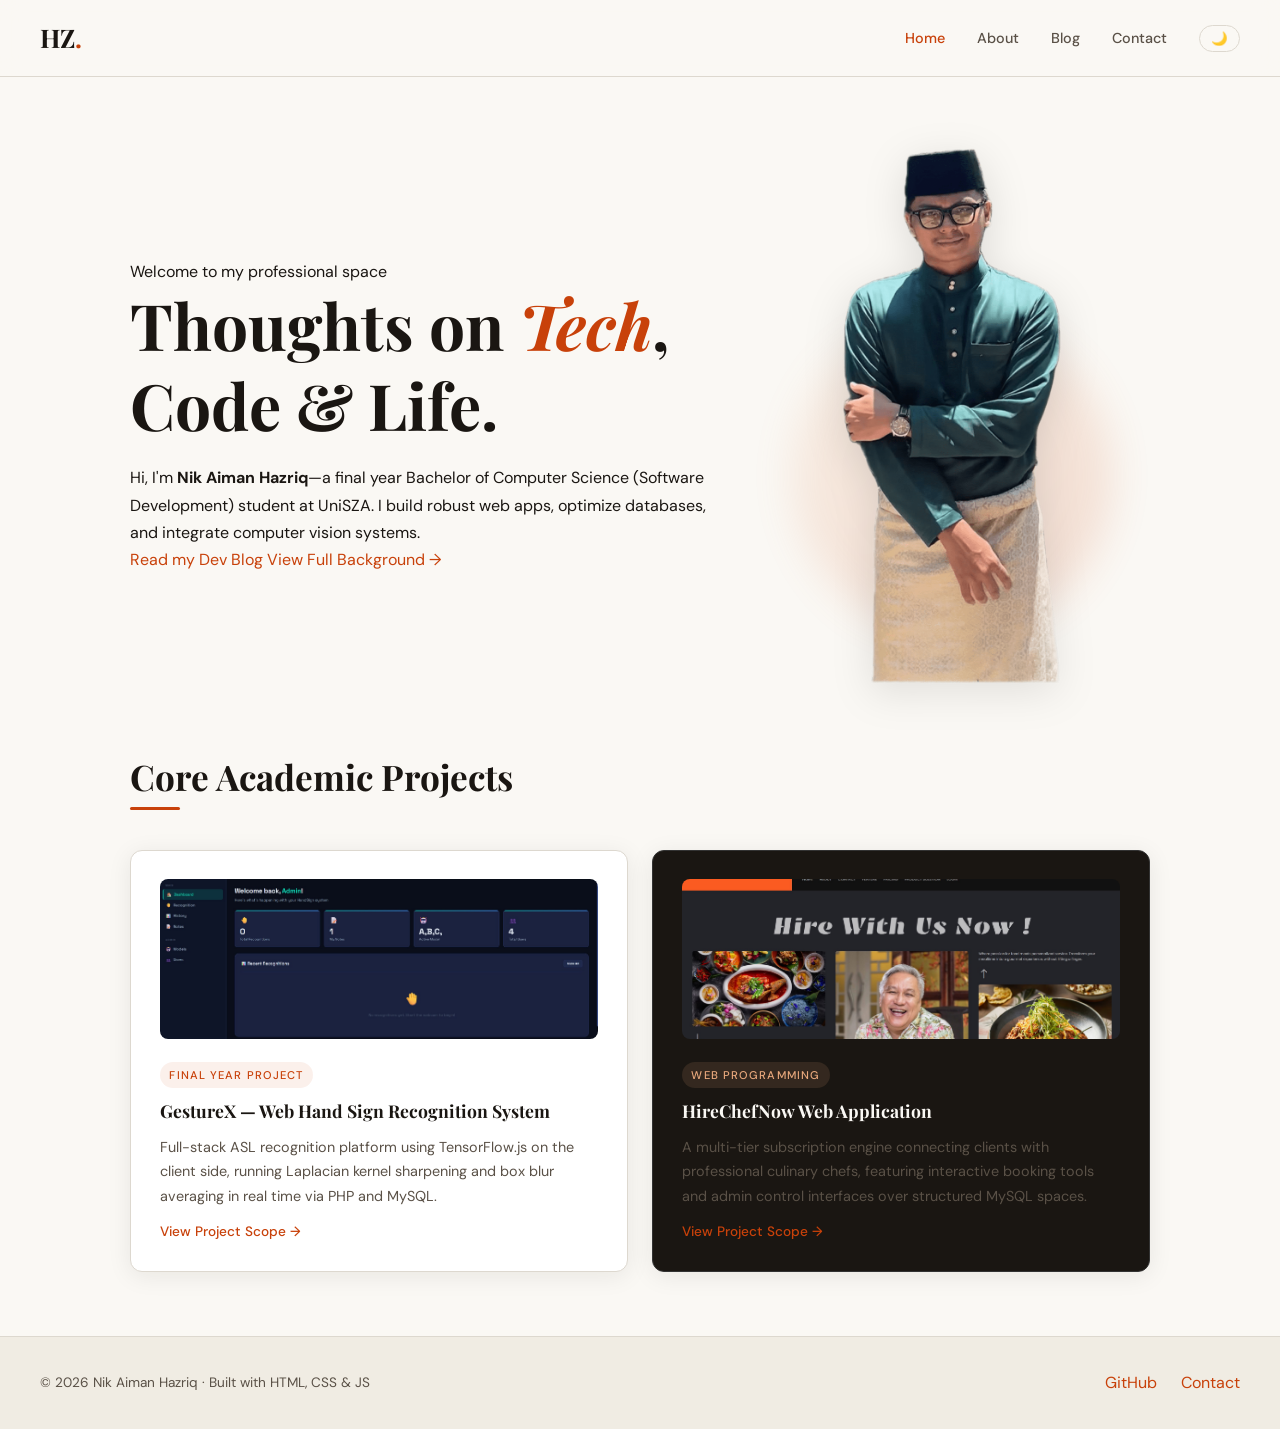
<file: index.html>
<!DOCTYPE html>

<html lang="en">

<head>

  <meta charset="UTF-8" />

  <meta name="viewport" content="width=device-width, initial-scale=1.0"/>

  <title>Nik Aiman Hazriq | Portfolio Home</title>

  <link rel="stylesheet" href="css/style.css" />

  <link href="https://fonts.googleapis.com/css2?family=Playfair+Display:ital,wght@0,400;0,700;1,400&family=DM+Sans:wght@300;400;500&display=swap" rel="stylesheet"/>

</head>

<body>



  <nav class="navbar">

    <a href="index.html" class="logo">HZ<span>.</span></a>

    <button class="hamburger" id="hamburger" aria-label="Toggle menu">&#9776;</button>

    <ul class="nav-links" id="navLinks">

      <li><a href="index.html" class="active">Home</a></li>

      <li><a href="about.html">About</a></li>

      <li><a href="blog.html">Blog</a></li>

      <li><a href="contact.html">Contact</a></li>

      <li><button class="dark-toggle" id="darkToggle">🌙</button></li>

    </ul>

  </nav>



  <section class="hero">

    <div class="hero-text">

      <p class="hero-label">Welcome to my professional space</p>

      <h1>Thoughts on <em>Tech</em>, Code &amp; Life.</h1>

      <p class="hero-sub">Hi, I'm <strong>Nik Aiman Hazriq</strong>—a final year Bachelor of Computer Science (Software Development) student at UniSZA. I build robust web apps, optimize databases, and integrate computer vision systems.</p>

      <div class="hero-btns">

        <a href="blog.html" class="btn-primary">Read my Dev Blog</a>

        <a href="about.html" class="btn-ghost">View Full Background →</a>

      </div>

    </div>

    <!-- NEW POWERFUL HERO IMAGE CONTAINER -->

    <div class="hero-image-container">

      <div class="hero-bg-glow"></div>

      <img src="images/profile.png" alt="Nik Aiman Hazriq" class="hero-large-profile">

    </div>

  </section>



  <section class="section featured">

    <h2 class="section-title">Core Academic Projects</h2>

    <div class="card-grid">



      <article class="card">

        <div class="card-img-holder">

          <img src="images/gesturex.jpg" alt="GestureX Application Preview" class="portfolio-thumb">

        </div>

        <div class="card-tag">Final Year Project</div>

        <h3>GestureX — Web Hand Sign Recognition System</h3>

        <p>Full-stack ASL recognition platform using TensorFlow.js on the client side, running Laplacian kernel sharpening and box blur averaging in real time via PHP and MySQL.</p>

        <a href="about.html#projects" class="card-link">View Project Scope →</a>

      </article>



      <article class="card card-dark">

        <div class="card-img-holder">

          <img src="images/hirechef.jpg" alt="HireChefNow Application Preview" class="portfolio-thumb">

        </div>

        <div class="card-tag">Web Programming</div>

        <h3>HireChefNow Web Application</h3>

        <p>A multi-tier subscription engine connecting clients with professional culinary chefs, featuring interactive booking tools and admin control interfaces over structured MySQL spaces.</p>

        <a href="about.html#projects" class="card-link">View Project Scope →</a>

      </article>



    </div>

  </section>



  <footer class="footer">

    <p>© 2026 Nik Aiman Hazriq · Built with HTML, CSS & JS</p>

    <div class="footer-links">

      <a href="https://github.com/nikhazriq" target="_blank">GitHub</a>

      <a href="contact.html">Contact</a>

    </div>

  </footer>



  <script src="js/main.js"></script>

</body>

</html>
</file>
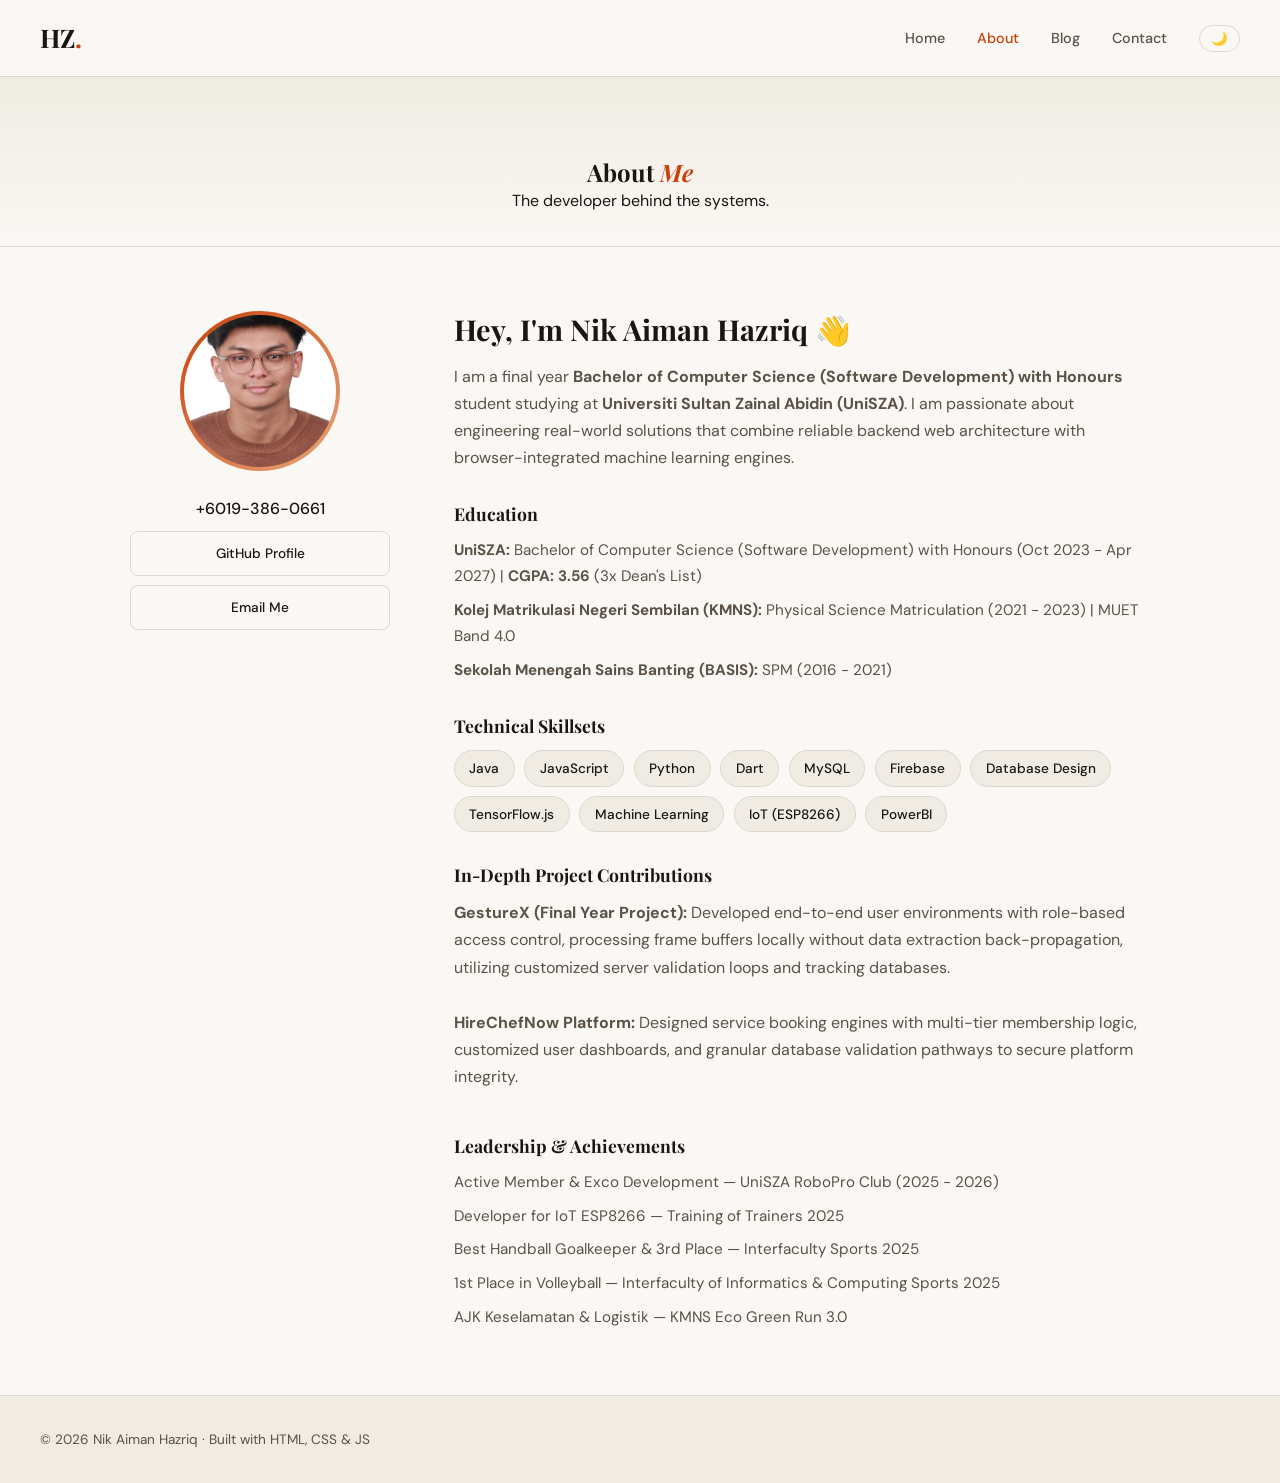
<file: about.html>
<!DOCTYPE html>
<html lang="en">
<head>
  <meta charset="UTF-8" />
  <meta name="viewport" content="width=device-width, initial-scale=1.0"/>
  <title>About — Nik Aiman Hazriq</title>
  <link rel="stylesheet" href="css/style.css" />
  <link href="https://fonts.googleapis.com/css2?family=Playfair+Display:ital,wght@0,400;0,700;1,400&family=DM+Sans:wght@300;400;500&display=swap" rel="stylesheet"/>
</head>
<body>

  <nav class="navbar">
    <a href="index.html" class="logo">HZ<span>.</span></a>
    <button class="hamburger" id="hamburger" aria-label="Toggle menu">&#9776;</button>
    <ul class="nav-links" id="navLinks">
      <li><a href="index.html">Home</a></li>
      <li><a href="about.html" class="active">About</a></li>
      <li><a href="blog.html">Blog</a></li>
      <li><a href="contact.html">Contact</a></li>
      <li><button class="dark-toggle" id="darkToggle">🌙</button></li>
    </ul>
  </nav>

  <section class="page-hero">
    <h1>About <em>Me</em></h1>
    <p>The developer behind the systems.</p>
  </section>

  <section class="section about-layout">
    <div class="about-avatar">
      <div class="avatar-ring">
        <img src="images/profile.jpg" alt="Aiman" class="avatar-img-src">
      </div>
      <div class="about-social">
        <p style="text-align: center; font-weight: 500;">+6019-386-0661</p>
        <a href="https://github.com/nikhazriq" target="_blank" class="social-btn">GitHub Profile</a>
        <a href="mailto:nikaimanbasis1679@gmail.com" class="social-btn">Email Me</a>
      </div>
    </div>

    <div class="about-content">
      <h2>Hey, I'm Nik Aiman Hazriq 👋</h2>
      <p>I am a final year <strong>Bachelor of Computer Science (Software Development) with Honours</strong> student studying at <strong>Universiti Sultan Zainal Abidin (UniSZA)</strong>. I am passionate about engineering real-world solutions that combine reliable backend web architecture with browser-integrated machine learning engines.</p>

      <h3>Education</h3>
      <ul class="facts-list" style="margin-bottom: 20px;">
        <li> <strong>UniSZA:</strong> Bachelor of Computer Science (Software Development) with Honours (Oct 2023 - Apr 2027) | <strong>CGPA: 3.56</strong> (3x Dean's List)</li>
        <li> <strong>Kolej Matrikulasi Negeri Sembilan (KMNS):</strong> Physical Science Matriculation (2021 - 2023) | MUET Band 4.0</li>
        <li> <strong>Sekolah Menengah Sains Banting (BASIS):</strong> SPM (2016 - 2021)</li>
      </ul>

      <h3>Technical Skillsets</h3>
      <div class="skills-grid">
        <div class="skill-pill">Java</div>
        <div class="skill-pill">JavaScript</div>
        <div class="skill-pill">Python</div>
        <div class="skill-pill">Dart</div>
        <div class="skill-pill">MySQL</div>
        <div class="skill-pill">Firebase</div>
        <div class="skill-pill">Database Design</div>
        <div class="skill-pill">TensorFlow.js</div>
        <div class="skill-pill">Machine Learning</div>
        <div class="skill-pill">IoT (ESP8266)</div>
        <div class="skill-pill">PowerBI</div>
      </div>

      <h3 id="projects">In-Depth Project Contributions</h3>
      <div style="margin-top:10px; display:flex; flex-direction:column; gap:15px;">
        <p><strong>GestureX (Final Year Project):</strong> Developed end-to-end user environments with role-based access control, processing frame buffers locally without data extraction back-propagation, utilizing customized server validation loops and tracking databases.</p>
        <p><strong>HireChefNow Platform:</strong> Designed service booking engines with multi-tier membership logic, customized user dashboards, and granular database validation pathways to secure platform integrity.</p>
      </div>

      <h3>Leadership & Achievements</h3>
      <ul class="facts-list">
        <li>Active Member & Exco Development — UniSZA RoboPro Club (2025 - 2026)</li>
        <li>Developer for IoT ESP8266 — Training of Trainers 2025</li>
        <li>Best Handball Goalkeeper & 3rd Place — Interfaculty Sports 2025</li>
        <li>1st Place in Volleyball — Interfaculty of Informatics & Computing Sports 2025</li>
        <li>AJK Keselamatan & Logistik — KMNS Eco Green Run 3.0</li>
      </ul>
    </div>
  </section>

  <footer class="footer">
    <p>© 2026 Nik Aiman Hazriq · Built with HTML, CSS & JS</p>
  </footer>

  <script src="js/main.js"></script>
</body>
</html>
</file>
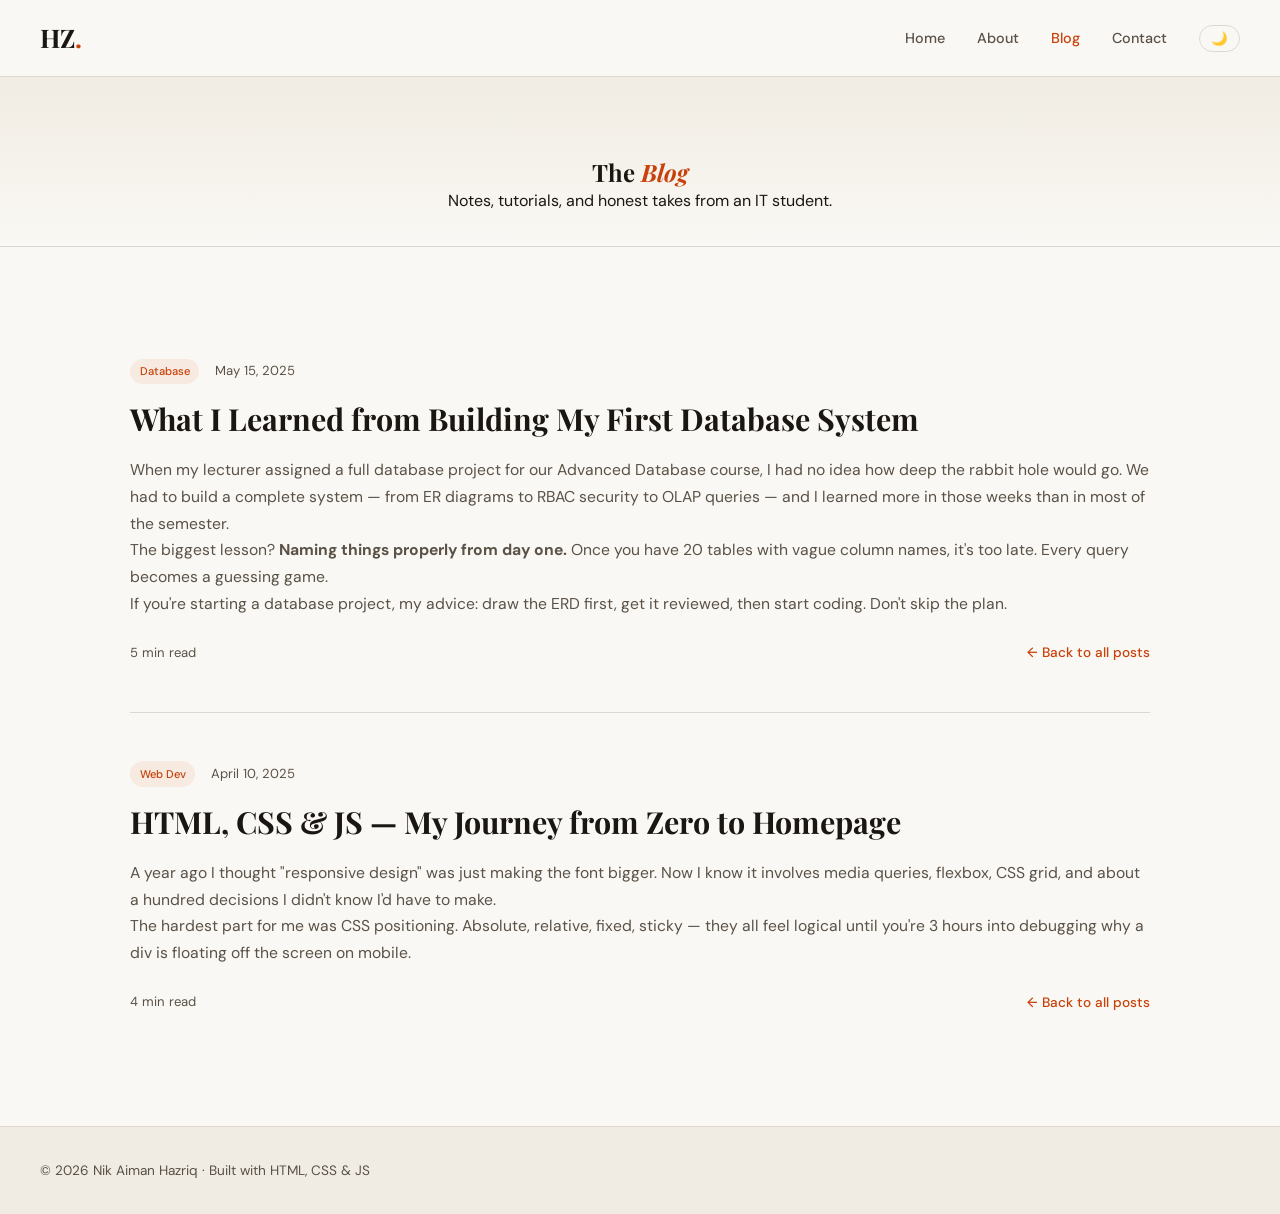
<file: blog.html>
<!DOCTYPE html>
<html lang="en">
<head>
  <meta charset="UTF-8" />
  <meta name="viewport" content="width=device-width, initial-scale=1.0"/>
  <title>Blog — Aiman's Blog</title>
  <link rel="stylesheet" href="css/style.css" />
  <link href="https://fonts.googleapis.com/css2?family=Playfair+Display:ital,wght@0,400;0,700;1,400&family=DM+Sans:wght@300;400;500&display=swap" rel="stylesheet"/>
</head>
<body>

  <nav class="navbar">
    <a href="index.html" class="logo">HZ<span>.</span></a>
    <button class="hamburger" id="hamburger" aria-label="Toggle menu">&#9776;</button>
    <ul class="nav-links" id="navLinks">
      <li><a href="index.html">Home</a></li>
      <li><a href="about.html">About</a></li>
      <li><a href="blog.html" class="active">Blog</a></li>
      <li><a href="contact.html">Contact</a></li>
      <li><button class="dark-toggle" id="darkToggle">🌙</button></li>
    </ul>
  </nav>

  <section class="page-hero">
    <h1>The <em>Blog</em></h1>
    <p>Notes, tutorials, and honest takes from an IT student.</p>
  </section>

  <section class="section blog-list">

    <article class="blog-post" id="post1">
      <div class="post-header">
        <span class="post-tag">Database</span>
        <span class="post-date">May 15, 2025</span>
      </div>
      <h2>What I Learned from Building My First Database System</h2>
      <p>When my lecturer assigned a full database project for our Advanced Database course, I had no idea how deep the rabbit hole would go. We had to build a complete system — from ER diagrams to RBAC security to OLAP queries — and I learned more in those weeks than in most of the semester.</p>
      <p>The biggest lesson? <strong>Naming things properly from day one.</strong> Once you have 20 tables with vague column names, it's too late. Every query becomes a guessing game.</p>
      <p>If you're starting a database project, my advice: draw the ERD first, get it reviewed, then start coding. Don't skip the plan.</p>
      <div class="post-footer">
        <span>5 min read</span>
        <a href="blog.html" class="card-link">← Back to all posts</a>
      </div>
    </article>

    <div class="post-divider"></div>

    <article class="blog-post" id="post2">
      <div class="post-header">
        <span class="post-tag">Web Dev</span>
        <span class="post-date">April 10, 2025</span>
      </div>
      <h2>HTML, CSS & JS — My Journey from Zero to Homepage</h2>
      <p>A year ago I thought "responsive design" was just making the font bigger. Now I know it involves media queries, flexbox, CSS grid, and about a hundred decisions I didn't know I'd have to make.</p>
      <p>The hardest part for me was CSS positioning. Absolute, relative, fixed, sticky — they all feel logical until you're 3 hours into debugging why a div is floating off the screen on mobile.</p>
      <div class="post-footer">
        <span>4 min read</span>
        <a href="blog.html" class="card-link">← Back to all posts</a>
      </div>
    </article>

  </section>

  <footer class="footer">
    <p>© 2026 Nik Aiman Hazriq · Built with HTML, CSS & JS</p>
  </footer>

  <script src="js/main.js"></script>
</body>
</html>
</file>
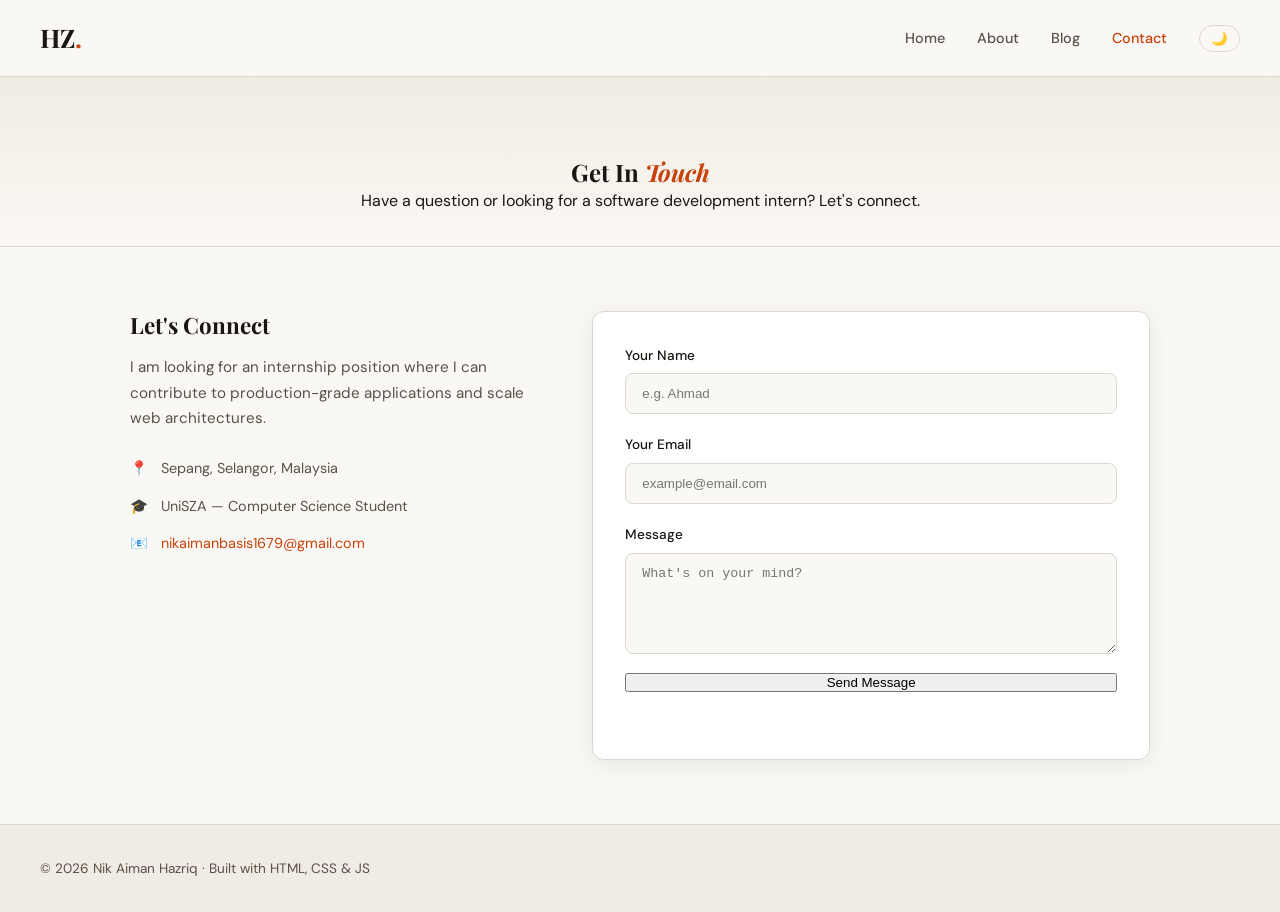
<file: contact.html>
<!DOCTYPE html>
<html lang="en">
<head>
  <meta charset="UTF-8" />
  <meta name="viewport" content="width=device-width, initial-scale=1.0"/>
  <title>Contact — Nik Aiman Hazriq</title>
  <link rel="stylesheet" href="css/style.css" />
  <link href="https://fonts.googleapis.com/css2?family=Playfair+Display:ital,wght@0,400;0,700;1,400&family=DM+Sans:wght@300;400;500&display=swap" rel="stylesheet"/>
</head>
<body>

  <nav class="navbar">
    <a href="index.html" class="logo">HZ<span>.</span></a>
    <button class="hamburger" id="hamburger" aria-label="Toggle menu">&#9776;</button>
    <ul class="nav-links" id="navLinks">
      <li><a href="index.html">Home</a></li>
      <li><a href="about.html">About</a></li>
      <li><a href="blog.html">Blog</a></li>
      <li><a href="contact.html" class="active">Contact</a></li>
      <li><button class="dark-toggle" id="darkToggle">🌙</button></li>
    </ul>
  </nav>

  <section class="page-hero">
    <h1>Get In <em>Touch</em></h1>
    <p>Have a question or looking for a software development intern? Let's connect.</p>
  </section>

  <section class="section contact-layout">
    <div class="contact-info">
      <h3>Let's Connect</h3>
      <p>I am looking for an internship position where I can contribute to production-grade applications and scale web architectures.</p>
      <div class="contact-items">
        <div class="contact-item">
          <span class="ci-icon">📍</span>
          <span>Sepang, Selangor, Malaysia</span>
        </div>
        <div class="contact-item">
          <span class="ci-icon">🎓</span>
          <span>UniSZA — Computer Science Student</span>
        </div>
        <div class="contact-item">
          <span class="ci-icon">📧</span>
          <span><a href="mailto:nikaimanbasis1679@gmail.com">nikaimanbasis1679@gmail.com</a></span>
        </div>
      </div>
    </div>

    <div class="contact-form-wrap">
      <div class="contact-form">
        <div class="form-group">
          <label for="name">Your Name</label>
          <input type="text" id="name" placeholder="e.g. Ahmad" />
        </div>
        <div class="form-group">
          <label for="email">Your Email</label>
          <input type="email" id="email" placeholder="example@email.com" />
        </div>
        <div class="form-group">
          <label for="message">Message</label>
          <textarea id="message" rows="5" placeholder="What's on your mind?"></textarea>
        </div>
        <button class="btn-primary" id="sendBtn" onclick="handleSend()">Send Message</button>
        <p class="form-note" id="formNote"></p>
      </div>
    </div>
  </section>

  <footer class="footer">
    <p>© 2026 Nik Aiman Hazriq · Built with HTML, CSS & JS</p>
  </footer>

  <script src="js/main.js"></script>
</body>
</html>
</file>
<file: css/style.css>
/* ============================================
   HAZRIQ'S BLOG — STYLESHEET
   Design: Editorial / Magazine style
============================================ */

:root {
  --bg: #faf8f4;
  --bg2: #f0ece3;
  --fg: #1a1612;
  --fg2: #5a5147;
  --accent: #c8410a;
  --accent2: #e8a87c;
  --card-bg: #ffffff;
  --card-dark-bg: #1a1612;
  --card-dark-fg: #faf8f4;
  --border: #ddd8cf;
  --nav-bg: rgba(250,248,244,0.92);
  --radius: 12px;
  --shadow: 0 4px 24px rgba(26,22,18,0.08);
}

body.dark {
  --bg: #13110e;
  --bg2: #1e1b17;
  --fg: #f0ece3;
  --fg2: #a89e90;
  --card-bg: #1e1b17;
  --border: #2e2a24;
  --nav-bg: rgba(19,17,14,0.95);
}

*, *::before, *::after { box-sizing: border-box; margin: 0; padding: 0; }
html { scroll-behavior: smooth; }

body {
  font-family: 'DM Sans', sans-serif;
  background: var(--bg);
  color: var(--fg);
  font-size: 16px;
  line-height: 1.7;
  transition: background 0.3s, color 0.3s;
}

a { color: var(--accent); text-decoration: none; }
a:hover { text-decoration: underline; }
h1, h2, h3 { font-family: 'Playfair Display', serif; line-height: 1.25; color: var(--fg); }
em { font-style: italic; color: var(--accent); }
img { max-width: 100%; display: block; }

/* NAVBAR */
.navbar {
  position: sticky; top: 0; z-index: 100;
  display: flex; align-items: center; justify-content: space-between;
  padding: 1rem 2.5rem; background: var(--nav-bg);
  backdrop-filter: blur(12px); border-bottom: 1px solid var(--border);
}
.logo { font-family: 'Playfair Display', serif; font-size: 1.6rem; font-weight: 700; color: var(--fg); }
.logo span { color: var(--accent); }
.nav-links { list-style: none; display: flex; align-items: center; gap: 2rem; }
.nav-links a { font-size: 0.9rem; font-weight: 500; color: var(--fg2); }
.nav-links a:hover, .nav-links a.active { color: var(--accent); }
.dark-toggle { background: none; border: 1px solid var(--border); border-radius: 20px; padding: 0.3rem 0.7rem; cursor: pointer; }
.hamburger { display: none; background: none; border: none; font-size: 1.5rem; cursor: pointer; color: var(--fg); }

/* ============================================
   UPGRADED LARGE HERO IMAGE STYLES
============================================ */
.hero { 
  display: grid; 
  grid-template-columns: 1.2fr 0.8fr; 
  gap: 2rem; 
  align-items: center; 
  padding: 4rem 2.5rem 0rem; /* Reduced bottom padding so portrait sits nicely */
  max-width: 1100px; 
  margin: 0 auto; 
}

.hero-text h1 { 
  font-size: clamp(2.5rem, 5vw, 4rem); 
  margin-bottom: 1.2rem; 
}

.hero-image-container {
  position: relative;
  display: flex;
  justify-content: center;
  align-items: flex-end; /* Keeps portrait anchored to the bottom */
  height: 550px; /* Generous height for the portrait image */
  width: 100%;
}

/* Subtle glowing background circle behind your transparent cutout */
.hero-bg-glow {
  position: absolute;
  width: 320px;
  height: 320px;
  background: linear-gradient(135deg, var(--accent2) 0%, var(--accent) 100%);
  opacity: 0.15;
  border-radius: 50%;
  bottom: 10%;
  z-index: 1;
  filter: blur(20px);
}

/* The actual portrait style scaling up cleanly */
.hero-large-profile {
  position: relative;
  z-index: 2;
  max-height: 100%; /* Scaling dynamically up to full 550px container height */
  width: auto;
  object-fit: contain;
  filter: drop-shadow(0px 10px 20px rgba(0, 0, 0, 0.12)); /* Soft dynamic shadow around cutout */
  transition: transform 0.3s ease;
}

.hero-large-profile:hover {
  transform: scale(1.02); /* Slight premium scaling effect on hover */
}

/* Responsive fixes for mobile screen widths */
@media (max-width: 768px) {
  .hero { 
    grid-template-columns: 1fr; 
    padding: 3rem 1.5rem 0;
    text-align: center;
  }
  .hero-sub {
    margin-left: auto;
    margin-right: auto;
  }
  .hero-btns {
    justify-content: center;
  }
  .hero-image-container {
    height: 400px; /* Scales down gracefully on mobile */
    margin-top: 2rem;
  }
  .hero-bg-glow {
    width: 240px;
    height: 240px;
  }
}
/* PHOTO STYLING EXTENSIONS */
.hero-profile-photo {
  width: 100%; height: 180px; object-fit: cover; border-radius: calc(var(--radius) - 4px); background-color: var(--bg2);
}
.avatar-img-src {
  width: 100%; height: 100%; object-fit: cover; border-radius: 50%; background-color: var(--bg2);
}
.card-img-holder {
  width: 100%; height: 160px; overflow: hidden; border-radius: calc(var(--radius) - 4px); margin-bottom: 12px; background-color: var(--bg2);
}
.portfolio-thumb {
  width: 100%; height: 100%; object-fit: cover; transition: transform 0.3s ease;
}
.card:hover .portfolio-thumb {
  transform: scale(1.04);
}

/* CARDS */
.section { max-width: 1100px; margin: 0 auto; padding: 4rem 2.5rem; }
.section-title { font-size: clamp(1.6rem, 3vw, 2.2rem); margin-bottom: 2.5rem; position: relative; }
.section-title::after { content: ''; display: block; width: 50px; height: 3px; background: var(--accent); margin-top: 0.5rem; border-radius: 2px; }
.card-grid { display: grid; grid-template-columns: repeat(auto-fit, minmax(280px, 1fr)); gap: 1.5rem; }
.card { background: var(--card-bg); border: 1px solid var(--border); border-radius: var(--radius); padding: 1.8rem; box-shadow: var(--shadow); transition: transform 0.2s, box-shadow 0.2s; display: flex; flex-direction: column; gap: 0.7rem; }
.card:hover { transform: translateY(-4px); box-shadow: 0 8px 32px rgba(26,22,18,0.12); }
.card-dark { background: var(--card-dark-bg); color: var(--card-dark-fg); border-color: #333; }
.card-dark h3 { color: var(--card-dark-fg); }
.card-dark p { color: #a89e90; }
.card-tag { display: inline-block; font-size: 0.7rem; font-weight: 500; letter-spacing: 0.1em; text-transform: uppercase; color: var(--accent); background: rgba(200,65,10,0.08); padding: 0.2rem 0.6rem; border-radius: 20px; width: fit-content; }
.card-dark .card-tag { background: rgba(232,168,124,0.12); color: var(--accent2); }
.card h3 { font-size: 1.1rem; line-height: 1.4; }
.card p { font-size: 0.9rem; color: var(--fg2); flex: 1; }
.card-link { font-size: 0.85rem; font-weight: 500; color: var(--accent); margin-top: auto; }

/* ABOUT LAYOUT */
.page-hero { text-align: center; padding: 5rem 2.5rem 2rem; background: linear-gradient(180deg, var(--bg2) 0%, var(--bg) 100%); border-bottom: 1px solid var(--border); }
.about-layout { display: grid; grid-template-columns: 260px 1fr; gap: 4rem; align-items: start; }
.about-avatar { display: flex; flex-direction: column; align-items: center; gap: 1.5rem; }
.avatar-ring { width: 160px; height: 160px; border-radius: 50%; background: linear-gradient(135deg, var(--accent), var(--accent2)); display: flex; align-items: center; justify-content: center; padding: 4px; }
.about-social { display: flex; flex-direction: column; gap: 0.6rem; width: 100%; }
.social-btn { display: block; text-align: center; padding: 0.6rem 1rem; border: 1px solid var(--border); border-radius: 8px; font-size: 0.85rem; font-weight: 500; color: var(--fg); }
.about-content h2 { font-size: 1.8rem; margin-bottom: 1rem; }
.about-content h3 { font-size: 1.1rem; margin: 2rem 0 0.8rem; }
.about-content p { color: var(--fg2); margin-bottom: 0.8rem; }
.skills-grid { display: flex; flex-wrap: wrap; gap: 0.6rem; margin-bottom: 1rem; }
.skill-pill { background: var(--bg2); border: 1px solid var(--border); padding: 0.35rem 0.9rem; border-radius: 20px; font-size: 0.85rem; font-weight: 500; }
.facts-list { list-style: none; display: flex; flex-direction: column; gap: 0.5rem; }
.facts-list li { font-size: 0.95rem; color: var(--fg2); }

/* BLOG & CONTACT STYLES */
.blog-list { display: flex; flex-direction: column; gap: 0; }
.blog-post { padding: 3rem 0; }
.post-header { display: flex; align-items: center; gap: 1rem; margin-bottom: 1rem; }
.post-tag { display: inline-block; font-size: 0.7rem; font-weight: 500; color: var(--accent); background: rgba(200,65,10,0.08); padding: 0.2rem 0.6rem; border-radius: 20px; }
.post-date { font-size: 0.82rem; color: var(--fg2); }
.blog-post h2 { font-size: clamp(1.3rem, 3vw, 1.9rem); margin-bottom: 1.2rem; }
.blog-post p { color: var(--fg2); font-size: 0.98rem; }
.post-footer { display: flex; align-items: center; justify-content: space-between; margin-top: 1.5rem; font-size: 0.82rem; color: var(--fg2); }
.post-divider { height: 1px; background: var(--border); }
.contact-layout { display: grid; grid-template-columns: 1fr 1.4fr; gap: 4rem; align-items: start; }
.contact-info h3 { font-size: 1.4rem; margin-bottom: 1rem; }
.contact-info p { color: var(--fg2); font-size: 0.95rem; margin-bottom: 1.5rem; }
.contact-items { display: flex; flex-direction: column; gap: 0.8rem; }
.contact-item { display: flex; align-items: center; gap: 0.8rem; font-size: 0.9rem; color: var(--fg2); }
.contact-form-wrap { background: var(--card-bg); border: 1px solid var(--border); border-radius: var(--radius); padding: 2rem; box-shadow: var(--shadow); }
.contact-form { display: flex; flex-direction: column; gap: 1.2rem; }
.form-group { display: flex; flex-direction: column; gap: 0.4rem; }
.form-group label { font-size: 0.85rem; font-weight: 500; }
.form-group input, .form-group textarea { padding: 0.75rem 1rem; border: 1px solid var(--border); border-radius: 8px; background: var(--bg); color: var(--fg); }
.form-note { font-size: 0.85rem; color: var(--accent); min-height: 1.2em; }
.footer { border-top: 1px solid var(--border); padding: 2rem 2.5rem; display: flex; align-items: center; justify-content: space-between; flex-wrap: wrap; gap: 1rem; background: var(--bg2); }
.footer p { font-size: 0.85rem; color: var(--fg2); }
.footer-links { display: flex; gap: 1.5rem; }

@media (max-width: 768px) {
  .hamburger { display: block; }
  .nav-links { display: none; flex-direction: column; position: absolute; top: 100%; left: 0; right: 0; background: var(--nav-bg); padding: 1.5rem 2rem; border-bottom: 1px solid var(--border); gap: 1.2rem; }
  .nav-links.open { display: flex; }
  .navbar { position: relative; }
  .hero { grid-template-columns: 1fr; padding: 3rem 1.5rem; }
  .hero-deco { display: none; }
  .about-layout { grid-template-columns: 1fr; }
  .about-avatar { flex-direction: row; align-items: flex-start; }
  .contact-layout { grid-template-columns: 1fr; }
}
</file>
